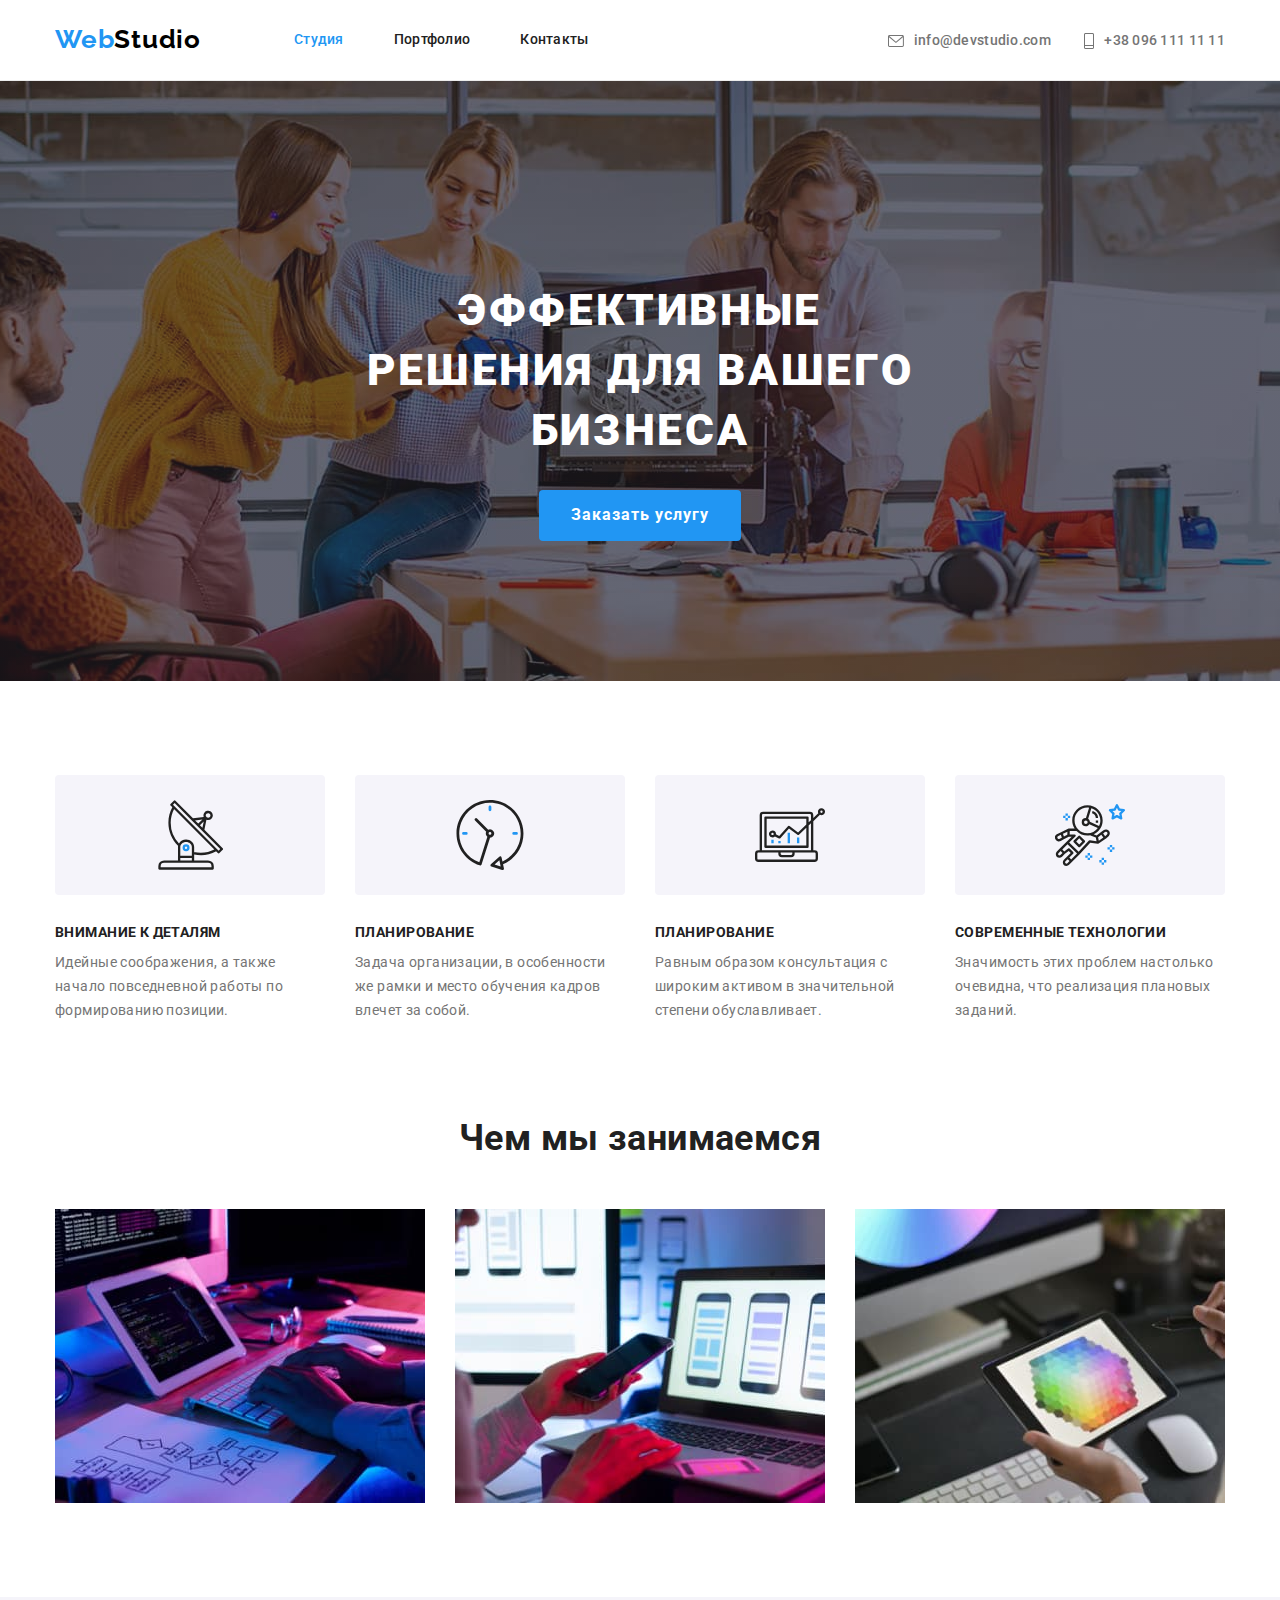
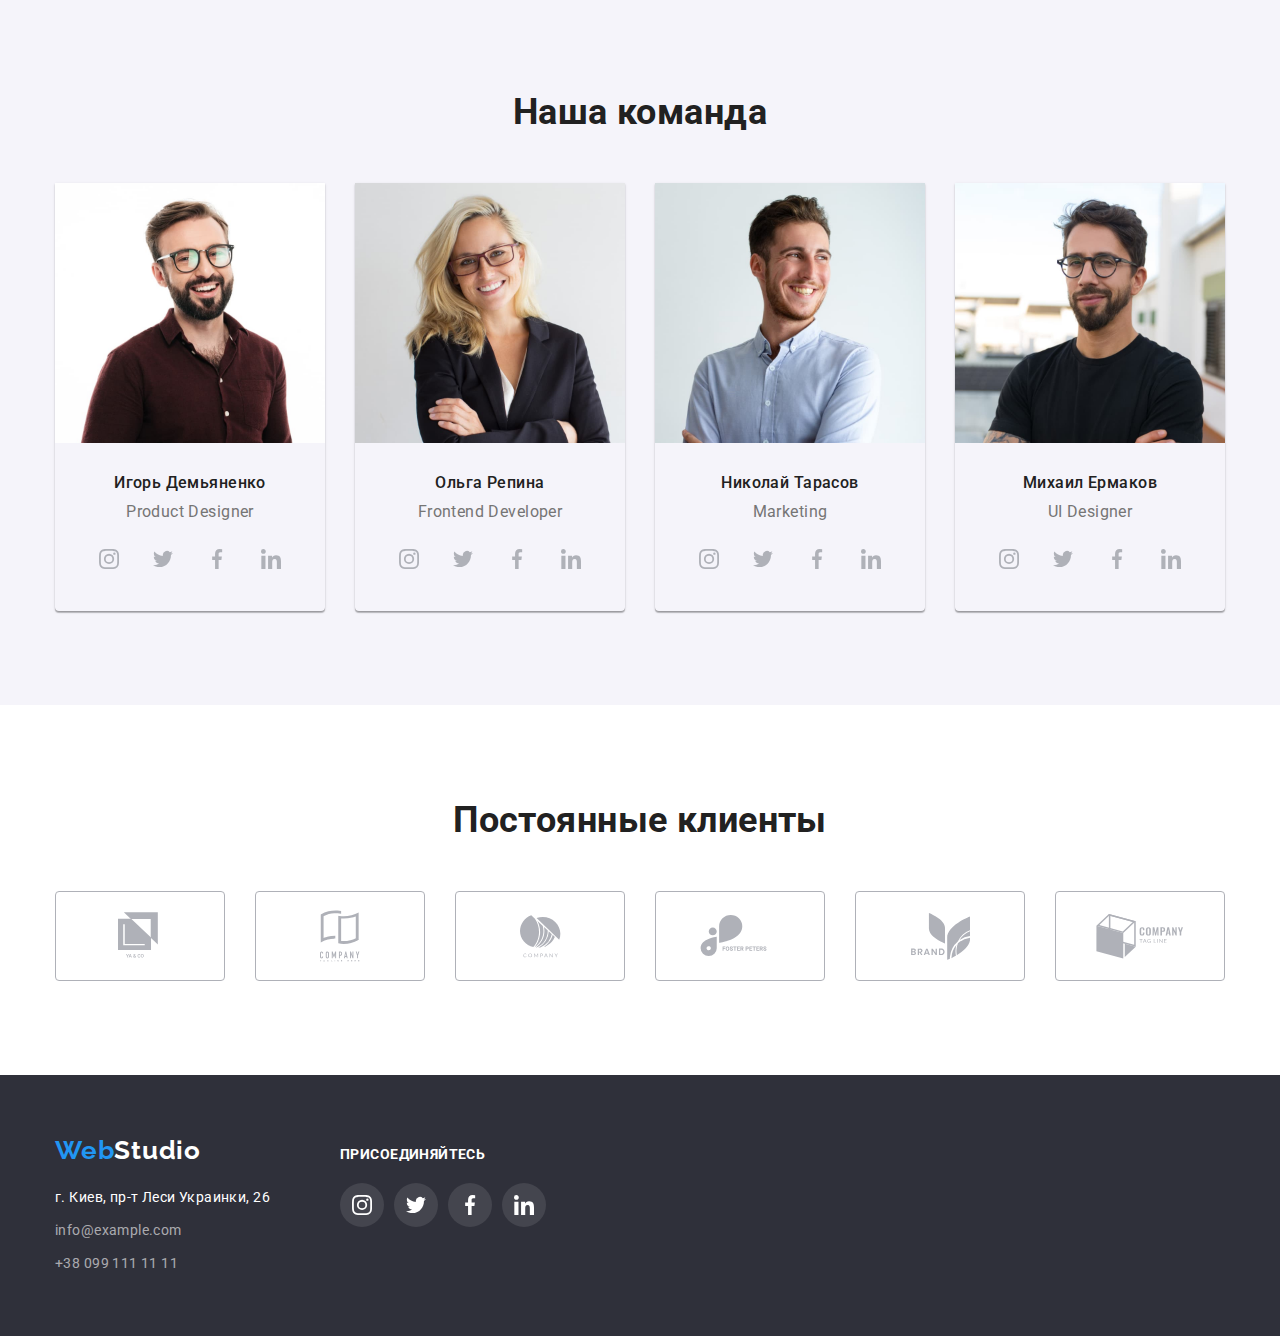
<file: index.html>
<!DOCTYPE html>
<html lang="ru">
<head>
    <meta charset="UTF-8">
    <meta http-equiv="X-UA-Compatible" content="IE=edge">
    <meta name="viewport" content="width=device-width, initial-scale=1.0">
    <title>hw-three</title>
    <!-- <link rel="preconnect" href="https://fonts.gstatic.com"> -->
    <link
        href="https://fonts.googleapis.com/css2?family=Oleo+Script&family=Raleway:wght@700&family=Roboto:wght@400;500;700&display=swap"
        rel="stylesheet">
    <link rel="stylesheet" href="https://cdnjs.cloudflare.com/ajax/libs/modern-normalize/1.0.0/modern-normalize.min.css">    
    <link rel="stylesheet" href="./css/styles.css">
</head>
<body>
    <header class="page-header">
        <div class="container">
        <nav class="page-nav">
          <a href="./index.html" class="logo" lang="en"><span class="web">Web</span>Studio</a>
          <ul class="nav-list list">
              <li class="item"><a href="./index.html" class="current">Студия</a></li>
              <li class="item"><a href="./portfolio.html" >Портфолио</a></li>
              <li class="item"><a href="">Контакты</a></li>
          </ul>
        </nav>
        <address class="header-address">
            <a class="address-link" href="" lang="en" >
                <svg class="address-icon envelope" width="16" height="12">
                    <use href="./images/sprite.svg#icon-envelope"></use>
                </svg>
                info@devstudio.com</a>
            <a class="address-link" href="">
                <svg class="address-icon phone" width="10" height="16">
                    <use href="./images/sprite.svg#icon-phone"></use>
                </svg>
                +38 096 111 11 11</a>
        </address>
        </div>
    </header>
    <main>
        <section class="hero">
            <h1 class="hero-title">Эффективные решения для вашего бизнеса</h1>
            <button type="button" class="hero-btn btn">Заказать услугу</button>
        </section>
<section class="section features">
    <div class="container">
    <h2 class="section-title visually-hidden">Особенности</h2>
        <ul class="features-list list">
            <li class="item">
                <div class="icon-wrapper">
                <svg class="features-icon" width="65" height="70">
                    <use href="./images/sprite.svg#icon-antenna"></use>
                </svg>
                </div>
                <h3 class="title">Внимание к деталям</h3>
                <p>Идейные соображения, а также начало повседневной работы по формированию позиции.</p>
            </li>
            <li class="item">
                <div class="icon-wrapper">
                    <svg class="features-icon" width="70" height="70">
                        <use href="./images/sprite.svg#icon-clock"></use>
                    </svg>
                </div>
                <h3 class="title">Планирование</h3>
                <p>Задача организации, в особенности же рамки и место обучения кадров влечет за собой.</p>
            </li>
            <li class="item">
                <div class="icon-wrapper">
                    <svg class="features-icon" width="70" height="70">
                        <use href="./images/sprite.svg#icon-diagram"></use>
                    </svg>
                </div>
                <h3 class="title">Планирование</h3>
                <p>Равным образом консультация с широким активом в значительной степени обуславливает.</p>
            </li>
            <li class="item">
                <div class="icon-wrapper">
                    <svg class="features-icon" width="70" height="70">
                        <use href="./images/sprite.svg#icon-astronaut"></use>
                    </svg>
                </div>         
                <h3 class="title">Современные технологии</h3>
                <p>Значимость этих проблем настолько очевидна, что реализация плановых заданий.</p>              
            </li>
        </ul>
        </div>
</section>
<section class="section occup padding">
    <div class="container">
    <h2 class="section-title">Чем мы занимаемся</h2>
    <ul class="list">
        <li class="occup-item"><img src="./images/occup/occup-1.jpg" alt="програмирование" width="370"></li>
        <li class="occup-item"><img src="./images/occup/occup-2.jpg" alt="тестирование"  width="370"></li>
        <li class="occup-item"><img src="./images/occup/occup-3.jpg" alt="дизайн"  width="370"></li>
    </ul>
    </div>
</section>
<section class="section team padding">
    <div class="container">
    <h2 class="section-title">Наша команда</h2>
    <ul class="team-list list">
        <li class="team-item">
            <img src="./images/team/card-1.jpg" alt="Игорь Демьяненко" width="270">
            <div class="team-desc">
            <h3 class="title">Игорь Демьяненко</h3>
            <p lang="en">Product Designer</p>
            <ul class="social-list list">
                <li class="social-item">
                    <a class="social-link" href="">
                    <svg class="social-icon" width="20" height="20">
                        <use href="./images/sprite.svg#icon-instagram"></use>
                    </svg>
                        <span class="visually-hidden">Instagram</span></a>
                </li>
                <li class="social-item">
                    <a class="social-link" href="">
                    <svg class="social-icon" width="20" height="20">
                        <use href="./images/sprite.svg#icon-twitter"></use>
                    </svg>
                        <span class="visually-hidden">Twitter</span></a>
                </li>
                <li class="social-item">
                    <a class="social-link" href="">
                    <svg class="social-icon" width="20" height="20">
                        <use href="./images/sprite.svg#icon-facebook"></use>
                    </svg>
                        <span class="visually-hidden">Facebook</span></a>
                </li>
                <li class="social-item">
                    <a class="social-link" href="">
                    <svg class="social-icon" width="20" height="20">
                        <use href="./images/sprite.svg#icon-linkedin"></use>
                    </svg>
                        <span class="visually-hidden">Linkedin</span></a>
                </li>
            </ul>
            </div>
        </li>
        <li class="team-item">
            <img src="./images/team/card-2.jpg" alt="Ольга Репина" width="270">
            <div class="team-desc">
            <h3 class="title">Ольга Репина</h3>
            <p lang="en">Frontend Developer</p>
            <ul class="social-list list">
                <li class="social-item">
                    <a class="social-link" href="">
                        <svg class="social-icon" width="20" height="20">
                            <use href="./images/sprite.svg#icon-instagram"></use>
                        </svg>
                        <span class="visually-hidden">Instagram</span></a>
                </li>
                <li class="social-item">
                    <a class="social-link" href="">
                        <svg class="social-icon" width="20" height="20">
                            <use href="./images/sprite.svg#icon-twitter"></use>
                        </svg>
                        <span class="visually-hidden">Twitter</span></a>
                </li>
                <li class="social-item">
                    <a class="social-link" href="">
                        <svg class="social-icon" width="20" height="20">
                            <use href="./images/sprite.svg#icon-facebook"></use>
                        </svg>
                        <span class="visually-hidden">Facebook</span></a>
                </li>
                <li class="social-item">
                    <a class="social-link" href="">
                        <svg class="social-icon" width="20" height="20">
                            <use href="./images/sprite.svg#icon-linkedin"></use>
                        </svg>
                        <span class="visually-hidden">Linkedin</span></a>
                </li>
            </ul>
            </div>
        </li>
        <li class="team-item">
            <img src="./images/team/card-3.jpg" alt="Николай Тарасов" width="270">
            <div class="team-desc">
            <h3 class="title">Николай Тарасов</h3>
            <p lang="en">Marketing</p>
            <ul class="social-list list">
                <li class="social-item">
                    <a class="social-link" href="">
                        <svg class="social-icon" width="20" height="20">
                            <use href="./images/sprite.svg#icon-instagram"></use>
                        </svg>
                        <span class="visually-hidden">Instagram</span></a>
                </li>
                <li class="social-item">
                    <a class="social-link" href="">
                        <svg class="social-icon" width="20" height="20">
                            <use href="./images/sprite.svg#icon-twitter"></use>
                        </svg>
                        <span class="visually-hidden">Twitter</span></a>
                </li>
                <li class="social-item">
                    <a class="social-link" href="">
                        <svg class="social-icon" width="20" height="20">
                            <use href="./images/sprite.svg#icon-facebook"></use>
                        </svg>
                        <span class="visually-hidden">Facebook</span></a>
                </li>
                <li class="social-item">
                    <a class="social-link" href="">
                        <svg class="social-icon" width="20" height="20">
                            <use href="./images/sprite.svg#icon-linkedin"></use>
                        </svg>
                        <span class="visually-hidden">Linkedin</span></a>
                </li>
            </ul>
            </div>
        </li>
        <li class="team-item">
            <img src="./images/team/card-4.jpg" alt="Михаил Ермаков" width="270">
            <div class="team-desc">
            <h3 class="title">Михаил Ермаков</h3>
            <p lang="en">UI Designer</p>
            <ul class="social-list list">
                <li class="social-item">
                    <a class="social-link" href="">
                        <svg class="social-icon" width="20" height="20">
                            <use href="./images/sprite.svg#icon-instagram"></use>
                        </svg>
                        <span class="visually-hidden">Instagram</span></a>
                </li>
                <li class="social-item">
                    <a class="social-link" href="">
                        <svg class="social-icon" width="20" height="20">
                            <use href="./images/sprite.svg#icon-twitter"></use>
                        </svg>
                        <span class="visually-hidden">Twitter</span></a>
                </li>
                <li class="social-item">
                    <a class="social-link" href="">
                        <svg class="social-icon" width="20" height="20">
                            <use href="./images/sprite.svg#icon-facebook"></use>
                        </svg>
                        <span class="visually-hidden">Facebook</span></a>
                </li>
                <li class="social-item">
                    <a class="social-link" href="">
                        <svg class="social-icon" width="20" height="20">
                            <use href="./images/sprite.svg#icon-linkedin"></use>
                        </svg>
                        <span class="visually-hidden">Linkedin</span></a>
                </li>
            </ul>
            </div>
        </li>
    </ul>
    </div>
</section>

<!-- Clients -->

<section class="section padding">
<div class="container">
<h2 class="section-title">Постоянные клиенты</h2>
<ul class="clients-list list">
    <li class="clients-item">
        <a class="clients-link" href="">
            <svg class="clients-logo" width="44" height="49">
                <use href="./images/sprite.svg#icon-logo-one"></use>
            </svg>
        </a>
    </li>
    <li class="clients-item">
        <a class="clients-link" href="">
            <svg class="clients-logo" width="40" height="52">
                <use href="./images/sprite.svg#icon-logo-two"></use>
            </svg>
        </a>
    </li>
    <li class="clients-item">
        <a class="clients-link" href="">
            <svg class="clients-logo" width="41" height="43">
                <use href="./images/sprite.svg#icon-logo-three"></use>
            </svg>
        </a>
    </li>
    <li class="clients-item">
        <a class="clients-link" href="">
            <svg class="clients-logo" width="80" height="42">
                <use href="./images/sprite.svg#icon-logo-four"></use>
            </svg>
        </a>
    </li>
    <li class="clients-item">
        <a class="clients-link" href="">
            <svg class="clients-logo" width="59" height="47">
                <use href="./images/sprite.svg#icon-logo-five"></use>
            </svg>
        </a>
    </li>
    <li class="clients-item">
        <a class="clients-link" href="">
            <svg class="clients-logo" width="88" height="45">
                <use href="./images/sprite.svg#icon-logo-six"></use>
            </svg>
        </a>
    </li>
</ul>
</div>
</section>
    </main>
    <footer class="page-footer">
        <div class="container footer">
            <div class="address-wrapper">
            <a href="./index.html" lang="en" class="logo"><span class="web">Web</span>Studio</a>
            <address class="footer-address">
            <span>г. Киев, пр-т Леси Украинки, 26</span>
            <a href="" lang="en">info@example.com</a>
            <a href="">+38 099 111 11 11</a>
            </address>
            </div>
        <div class="join-wrapper">
            <p class="join-desc">Присоединяйтесь</p>
            <ul class="join-list list">
<li class="join-item">
    <a class="social-link" href="">
        <svg class="social-icon" width="20" height="20">
            <use href="./images/sprite.svg#icon-instagram"></use>
        </svg>
        <span class="visually-hidden">Instagram</span></a>
</li>
<li class="join-item">
    <a class="social-link" href="">
        <svg class="social-icon" width="20" height="20">
            <use href="./images/sprite.svg#icon-twitter"></use>
        </svg>
        <span class="visually-hidden">Twitter</span></a>
</li>
<li class="join-item">
    <a class="social-link" href="">
        <svg class="social-icon" width="20" height="20">
            <use href="./images/sprite.svg#icon-facebook"></use>
        </svg>
        <span class="visually-hidden">Facebook</span></a>
</li>
<li class="join-item">
    <a class="social-link" href="">
        <svg class="social-icon" width="20" height="20">
            <use href="./images/sprite.svg#icon-linkedin"></use>
        </svg>
        <span class="visually-hidden">Linkedin</span></a
    </a>
</li>
            </ul>
        </div>
        </div>
    </footer>
    
</body>
</html>
</file>
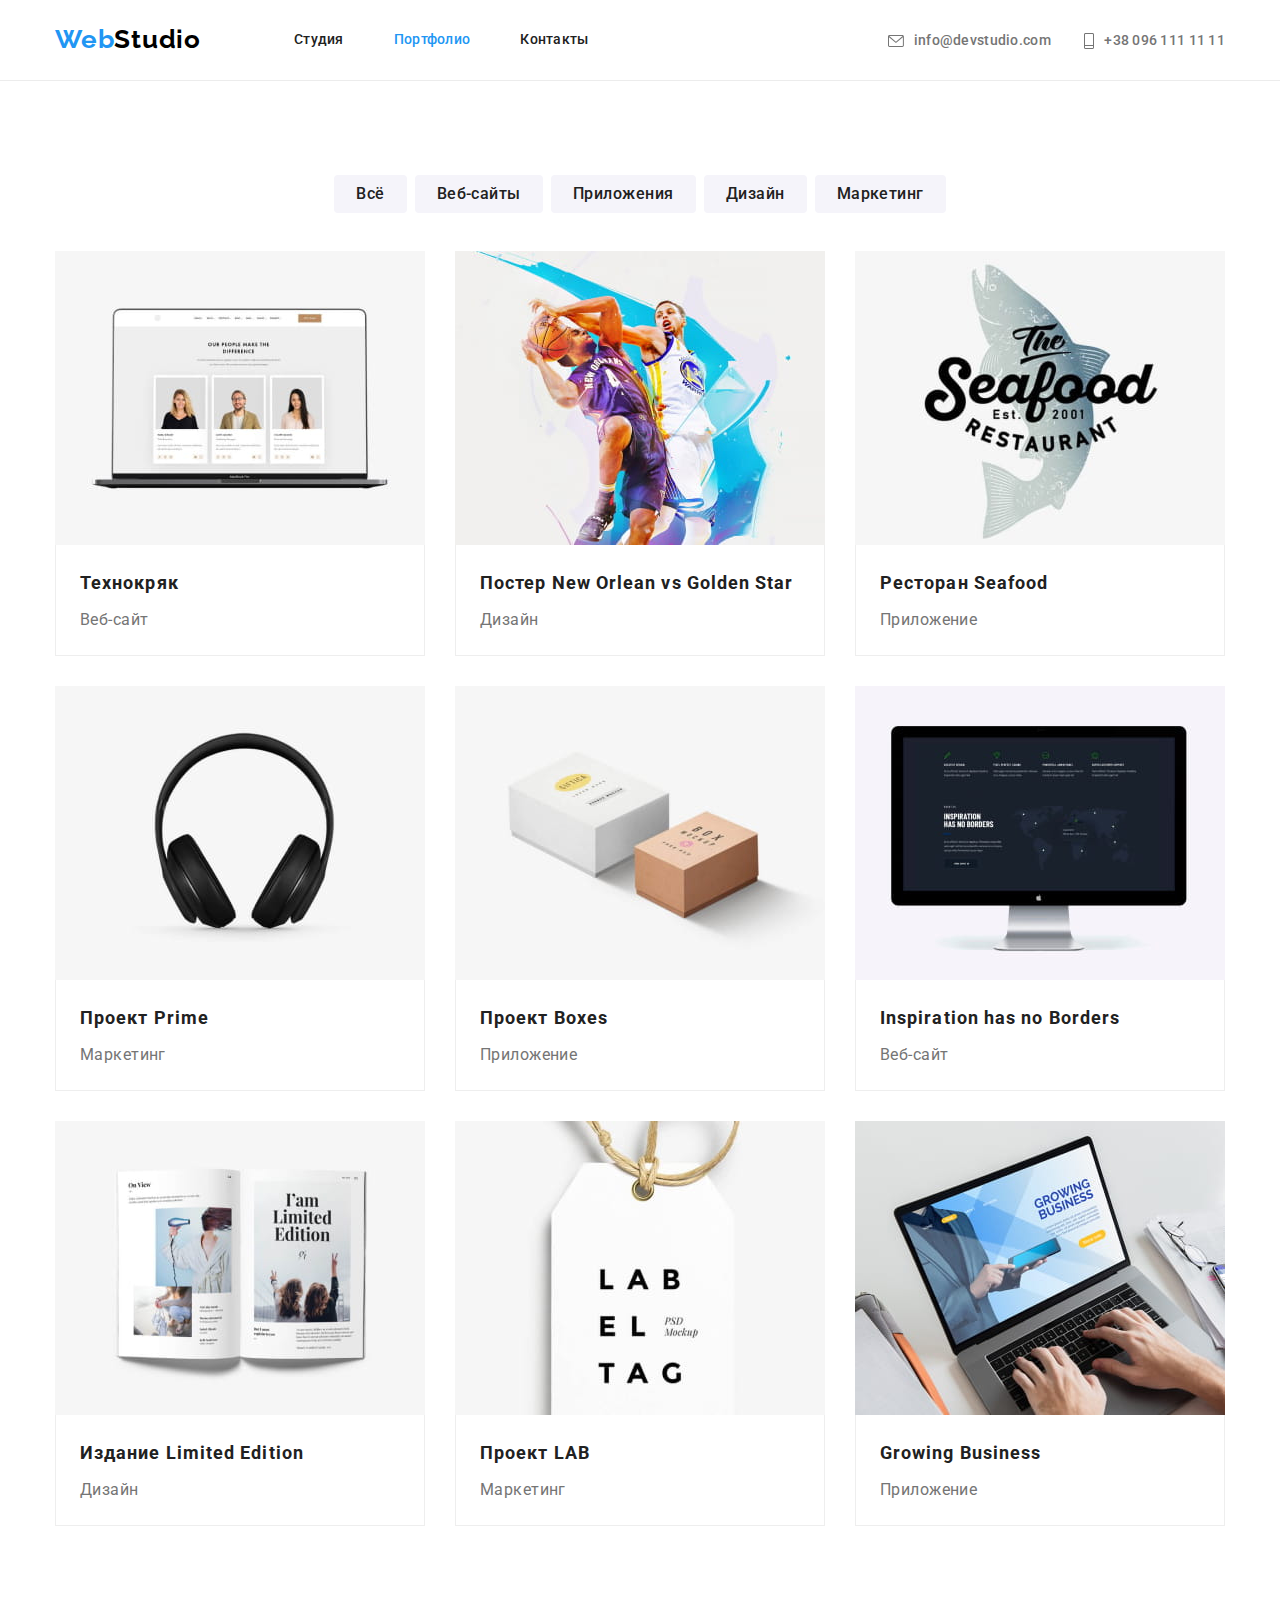
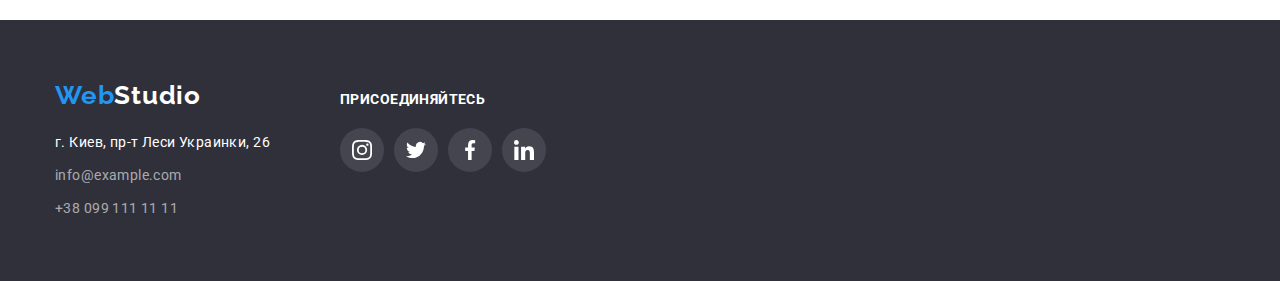
<file: portfolio.html>
<!DOCTYPE html>
<html lang="ru">
<head>
    <meta charset="UTF-8">
    <meta http-equiv="X-UA-Compatible" content="IE=edge">
    <meta name="viewport" content="width=device-width, initial-scale=1.0">
    <title>hw-portfolio</title>
    <link rel="preconnect" href="https://fonts.gstatic.com">
    <link
        href="https://fonts.googleapis.com/css2?family=Oleo+Script&family=Raleway:wght@700&family=Roboto:wght@400;500;700&display=swap"
        rel="stylesheet">
    <link rel="stylesheet" href="https://cdnjs.cloudflare.com/ajax/libs/modern-normalize/1.0.0/modern-normalize.min.css">
    <link rel="stylesheet" href="./css/styles.css">
</head>
<body>
    <header class="page-header">
        <div class="container">
            <nav class="page-nav">
                <a href="./index.html" class="logo" lang="en"><span class="web">Web</span>Studio</a>
                <ul class="nav-list list">
                    <li class="item"><a href="./index.html">Студия</a></li>
                    <li class="item"><a href="./portfolio.html" class="current">Портфолио</a></li>
                    <li class="item"><a href="">Контакты</a></li>
                </ul>
            </nav>
            <address class="header-address">
            <a class="address-link" href="" lang="en">
                <svg class="address-icon" width="16" height="12">
                    <use href="./images/sprite.svg#icon-envelope"></use>
                </svg>
                info@devstudio.com</a>
            <a class="address-link" href="">
                <svg class="address-icon" width="10" height="16">
                    <use href="./images/sprite.svg#icon-phone"></use>
                </svg>
                +38 096 111 11 11</a>
            </address>
        </div>
    </header>
    <main>

        <section class="section products padding">
            <div class="container">
            <h1 class="visually-hidden">Портфолио</h1>
            <ul class="btn-list list">
               <li><button type="button" class="btn">Всё</button></li>
               <li><button type="button" class="btn">Веб-сайты</button></li>
               <li><button type="button" class="btn">Приложения</button></li>
               <li><button type="button" class="btn">Дизайн</button></li>
               <li><button type="button" class="btn">Маркетинг</button></li>
            </ul>
            <ul class="products-list list">
                <li class="products-item">
                    <img src="./images/all-products/notebook-one.jpg" alt="Ноутбук" width="370">
                    <div class="products-item-content">
                    <h2 class="title">Технокряк</h2>
                    <p>Веб-сайт</p>
                    </div>
                </li>
                <li class="products-item">
                    <img src="./images/all-products/poster.jpg" alt="Постер" width="370">
                    <div class="products-item-content">
                    <h2 class="title">Постер New Orlean vs Golden Star</h2>
                    <p>Дизайн</p>
                    </div>
                </li>
                <li class="products-item">
                    <img src="./images/all-products/seafood.jpg" alt="Эмблема" width="370">
                    <div class="products-item-content">
                    <h2 class="title">Ресторан Seafood</h2>
                    <p>Приложение</p>
                    </div>
                </li>
                <li class="products-item">
                    <img src="./images/all-products/prime.jpg" alt="Наушники" width="370">
                    <div class="products-item-content">
                    <h2 class="title">Проект Prime</h2>
                    <p>Маркетинг</p>
                    </div>
                </li>
                <li class="products-item">
                    <img src="./images/all-products/boxes.jpg" alt="Коробки" width="370">
                    <div class="products-item-content">
                    <h2 class="title">Проект Boxes</h2>
                    <p>Приложение</p>
                    </div>
                </li>
                <li class="products-item">
                    <img src="./images/all-products/monitor.jpg" alt="Монитор" width="370">
                    <div class="products-item-content">
                    <h2 class="title">Inspiration has no Borders</h2>
                    <p>Веб-сайт</p>
                    </div>
                </li>
                <li class="products-item">
                    <img src="./images/all-products/book.jpg" alt="Книга" width="370">
                    <div class="products-item-content">
                    <h2 class="title">Издание Limited Edition</h2>
                    <p>Дизайн</p>
                    </div>
                </li>
                <li class="products-item">
                    <img src="./images/all-products/lab.jpg" alt="Бейдж" width="370">
                    <div class="products-item-content">
                    <h2 class="title">Проект LAB</h2>
                    <p>Маркетинг</p>
                    </div>
                </li>
                <li class="products-item">
                    <img src="./images/all-products/growing.jpg" alt="Ноутбук" width="370">
                    <div class="products-item-content">
                    <h2 class="title">Growing Business</h2>
                    <p>Приложение</p>
                    </div>
                </li>
            </ul>
            </div>
        </section>
    </main>
    <footer class="page-footer">
        <div class="container footer">
            <div class="address-wrapper">
                <a href="./index.html" lang="en" class="logo"><span class="web">Web</span>Studio</a>
                <address class="footer-address">
                    <span>г. Киев, пр-т Леси Украинки, 26</span>
                    <a href="" lang="en">info@example.com</a>
                    <a href="">+38 099 111 11 11</a>
                </address>
            </div>
            <div class="join-wrapper">
                <p class="join-desc">Присоединяйтесь</p>
                <ul class="join-list list">
                    <li class="join-item">
                        <a class="social-link" href="">
                            <svg class="social-icon" width="20" height="20">
                                <use href="./images/sprite.svg#icon-instagram"></use>
                            </svg>
                            <span class="visually-hidden">Instagram</span></a>
                    </li>
                    <li class="join-item">
                        <a class="social-link" href="">
                            <svg class="social-icon" width="20" height="20">
                                <use href="./images/sprite.svg#icon-twitter"></use>
                            </svg>
                            <span class="visually-hidden">Twitter</span></a>
                    </li>
                    <li class="join-item">
                        <a class="social-link" href="">
                            <svg class="social-icon" width="20" height="20">
                                <use href="./images/sprite.svg#icon-facebook"></use>
                            </svg>
                            <span class="visually-hidden">Facebook</span></a>
                    </li>
                    <li class="join-item">
                        <a class="social-link" href="">
                            <svg class="social-icon" width="20" height="20">
                                <use href="./images/sprite.svg#icon-linkedin"></use>
                            </svg>
                            <span class="visually-hidden">Linkedin</span></a </a>
                    </li>
                </ul>
            </div>
        </div>
    </footer>
    
    </body>
    
    </html>
</file>
<file: css/styles.css>
/* цвет лого #2196F3 + #212121
 цвет основоного текста  #757575
 цвет второстепенного текста #212121
 акцент #2196F3
 белый #FFFFFF
 прозрачный rgba(255, 255, 255, 0.6)

 Фон
 первичный цвет фона #FFFFFF
 вторичный цвет фона #2F303A
 цвет фона команды и кнопок на портфолио #F5F4FA
*/

:root {
  --primary-text-color: #757575;
  --title-text-color: #212121;
  --accent: #2196f3;
  --ftr-address-link-color: rgba(255, 255, 255, 0.6);
  --primary-bg-color: #fff;
  --secondary-bg-color: #2f303a;
  --tertiary-bg-color: #f5f4fa;
}

body {
  color: var(--primary-text-color);
  font-family: 'Roboto', sans-serif;
  font-size: 14px;
  letter-spacing: 0.03em;

  background-color: var(--primary-bg-color);
}

h1,
h2,
h3,
h4,
h5,
h6,
p {
  padding: 0;
  margin: 0;
}

img {
  display: block;
  max-width: 100%;
  height: auto;
}

/* Utilities */

.visually-hidden {
  position: absolute;
  width: 1px;
  height: 1px;
  margin: -1px;
  border: 0;
  padding: 0;

  white-space: nowrap;
  clip-path: inset(100%);
  clip: rect(0 0 0 0);
  overflow: hidden;
}

.btn {
  border: none;
  border-radius: 4px;
  cursor: pointer;
}

.list {
  padding: 0;
  margin: 0;

  list-style: none;
}

.container {
  width: 1200px;
  padding-left: 15px;
  padding-right: 15px;
  margin: 0 auto;
}

.section.padding {
  padding-top: 94px;
  padding-bottom: 94px;
}

.section-title {
  margin-bottom: 50px;

  color: var(--title-text-color);
  font-weight: bold;
  font-size: 36px;
  line-height: 1.17;
  text-align: center;
}

/* Header */

.page-header .container {
  display: flex;
  align-items: center;
  justify-content: space-between;
}

.page-header {
  border-bottom: 1px solid #ececec;
}

/* Page-nav */

.page-nav {
  display: flex;
  align-items: center;
}

.logo {
  color: #000;
  font-family: 'Raleway', sans-serif;
  font-weight: 700;
  font-size: 26px;
  letter-spacing: 0.03em;
  line-height: 1.2;
  text-decoration: none;
}

.page-nav .logo {
  margin-right: 93px;
}

.logo .web {
  color: #2196f3;
}

.nav-list {
  display: flex;
}

.nav-list .item:not(:last-child) {
  margin-right: 50px;
}

.nav-list a {
  display: block;
  padding-top: 32px;
  padding-bottom: 32px;

  color: var(--title-text-color);
  font-weight: 500;
  letter-spacing: 0.02em;
  line-height: 1.14;
  text-decoration: none;
}

.nav-list a:hover,
.nav-list a:focus {
  color: var(--accent);
}

.nav-list .current {
  color: var(--accent);
}

/* Header address */

.address-link {
  display: inline-flex;
  align-items: center;
  vertical-align: middle;

  color: var(--primary-text-color);
  font-style: normal;
  font-weight: 500;
  line-height: 1.14;
  letter-spacing: 0.02em;
  text-decoration: none;
  cursor: pointer;
}

.address-link:not(:last-child) {
  margin-right: 30px;
}

.address-icon {
  margin-right: 10px;
}

.address-link:hover,
.address-link:focus {
  color: var(--accent);
}

.address-link:hover .address-icon,
.address-link:focus .address-icon {
  --color3: var(--accent);
}

/* Hero */

.hero {
  max-width: 1600px;
  min-height: 600px;
  padding: 200px 350px 0 350px;

  text-align: center;
  background-color: var(--secondary-bg-color);
  background-image: linear-gradient(
      rgba(47, 48, 58, 0.4),
      rgba(47, 48, 58, 0.4)
    ),
    url(../images/people-optim.jpg);
  background-position: center;
}

.hero-title {
  margin-bottom: 30px;

  color: #fff;
  font-weight: 900;
  font-size: 44px;
  line-height: 1.36;
  letter-spacing: 0.06em;
  text-transform: uppercase;
}

.hero-btn {
  padding: 10px 32px;

  color: #fff;
  background-color: var(--accent);
  font-family: inherit;
  font-size: 16px;
  font-weight: 700;
  line-height: 1.88;
  letter-spacing: 0.06em;
}

/* Section features*/

.section.features {
  padding-top: 94px;
}

.features-list {
  display: flex;
  flex-wrap: wrap;
}

.features-list .item {
  width: calc((100% - 90px) / 4);
}

.features-list .item:not(:nth-child(4n + 4)) {
  margin-right: 30px;
}

.icon-wrapper {
  display: flex;
  justify-content: center;
  align-items: center;
  height: 120px;
  margin-bottom: 30px;

  background-color: #f5f4fa;
  border-radius: 4px;
}

/* Обратить внимание на размеры заголовка, почему фонтсайз не унаследуется от боди */

.features-list .title {
  margin-bottom: 10px;

  color: var(--title-text-color);
  font-size: inherit;
  font-weight: bold;
  line-height: 1.14;
  text-transform: uppercase;
}

.features-list p {
  line-height: 1.71;
}

/* Occupation */

.occup .list {
  display: flex;
  flex-wrap: wrap;
  margin: -15px;
}

.occup-item {
  width: 370px;
  margin: 15px;
}

/* Team */

.section.team {
  background-color: var(--tertiary-bg-color);
}

.team-list {
  display: flex;
  flex-wrap: wrap;
  margin: -15px;
}

.team-item {
  width: 270px;
  margin: 15px;

  text-align: center;
  border-radius: 0px 0px 4px 4px;
  box-shadow: 0px 1px 3px rgba(0, 0, 0, 0.12), 0px 1px 1px rgba(0, 0, 0, 0.14),
    0px 2px 1px rgba(0, 0, 0, 0.2);
}

.team-desc {
  padding-top: 30px;
  padding-bottom: 30px;
}

.team-list .title {
  margin-bottom: 10px;

  color: var(--title-text-color);
  font-weight: 500;
  font-size: 16px;
  line-height: 1.19;
}

.team-list p {
  margin-bottom: 16px;

  font-size: 16px;
  line-height: 1.19;
}

/* Socials */

.social-list {
  display: flex;
  flex-wrap: wrap;
  padding-left: 32px;
  padding-right: 32px;
}

.social-item:not(:nth-child(4n + 4)) {
  margin-right: 10px;
}

.social-item:nth-child(n + 5) {
  margin-top: 10px;
}

.social-link {
  display: flex;
  justify-content: center;
  align-items: center;
  width: 44px;
  height: 44px;

  border-radius: 50%;
  background-position: center;
}

.social-link:hover,
.social-link:focus {
  background-color: var(--accent);
}

.social-icon {
  fill: #afb1b8;
}

.social-link:hover .social-icon,
.social-link:focus .social-icon {
  fill: #fff;
}

/* Clients */

.clients-list {
  display: flex;
  flex-wrap: wrap;
  margin: -15px;
}

.clients-item {
  margin: 15px;
}

.clients-link {
  display: flex;
  justify-content: center;
  align-items: center;
  width: 170px;
  height: 90px;

  border: 1px solid #afb1b8;
  border-radius: 4px;
}

.clients-logo {
  fill: #afb1b8;
}

.clients-link:hover,
.clients-link:focus {
  border-color: var(--accent);
}

.clients-link:hover .clients-logo,
.clients-link:focus .clients-logo {
  fill: var(--accent);
}

/* Portfolio */

.btn-list {
  display: flex;
  flex-wrap: wrap;
  justify-content: center;
  margin: -4px;
  margin-bottom: 34px;
}

.btn-list li {
  margin: 4px;
}

.btn-list .btn {
  padding: 6px 22px;

  color: var(--title-text-color);
  background-color: var(--tertiary-bg-color);
  font-family: inherit;
  font-size: 16px;
  font-weight: 500;
  line-height: 1.63;
  letter-spacing: 0.03em;
}

.btn-list .btn:hover,
.btn-list .btn:focus {
  color: #fff;
  background-color: var(--accent);
  box-shadow: 0px 3px 1px rgba(0, 0, 0, 0.1), 0px 1px 2px rgba(0, 0, 0, 0.08),
    0px 2px 2px rgba(0, 0, 0, 0.12);
}

.products-list {
  display: flex;
  flex-wrap: wrap;
  margin: -15px -15px;
}

.products-item {
  margin: 15px;
}

.products-item:hover {
  box-shadow: 0px 1px 1px rgba(0, 0, 0, 0.12), 0px 4px 4px rgba(0, 0, 0, 0.06),
    1px 4px 6px rgba(0, 0, 0, 0.16);
}

.products-item-content {
  padding: 20px 24px;

  border-bottom: 1px solid #eeeeee;
  border-left: 1px solid #eeeeee;
  border-right: 1px solid #eeeeee;
}

.products-list .title {
  margin-bottom: 4px;

  color: var(--title-text-color);
  font-weight: 700;
  font-size: 18px;
  line-height: 2;
  letter-spacing: 0.06em;
}

.products-item p {
  font-size: 16px;
  line-height: 1.88;
}

/* Footer */

.page-footer {
  padding-top: 60px;
  padding-bottom: 60px;

  background-color: var(--secondary-bg-color);
}

.page-footer .logo {
  color: #fff;
}

.page-footer .footer {
  display: flex;
  align-items: baseline;
}

.address-wrapper {
  margin-right: 70px;
}

.footer-address {
  display: flex;
  flex-direction: column;
  margin-top: 20px;

  color: #fff;
  font-style: normal;
  line-height: 1.71;
}

.footer-address a {
  margin-top: 9px;

  color: var(--ftr-address-link-color);
  font-style: normal;
  text-decoration: none;
  cursor: pointer;
}

.join-desc {
  margin-bottom: 20px;

  color: #ffffff;
  font-weight: bold;
  line-height: 1.14;
  text-transform: uppercase;
}

.join-list {
  display: flex;
}

.join-item .social-link {
  background-color: rgba(255, 255, 255, 0.1);
}

.join-item:not(:nth-child(4n + 4)) {
  margin-right: 10px;
}

.join-item .social-link:hover,
.join-item .social-link:focus {
  background-color: var(--accent);
}

.join-item .social-icon {
  fill: #fff;
}
</file>
